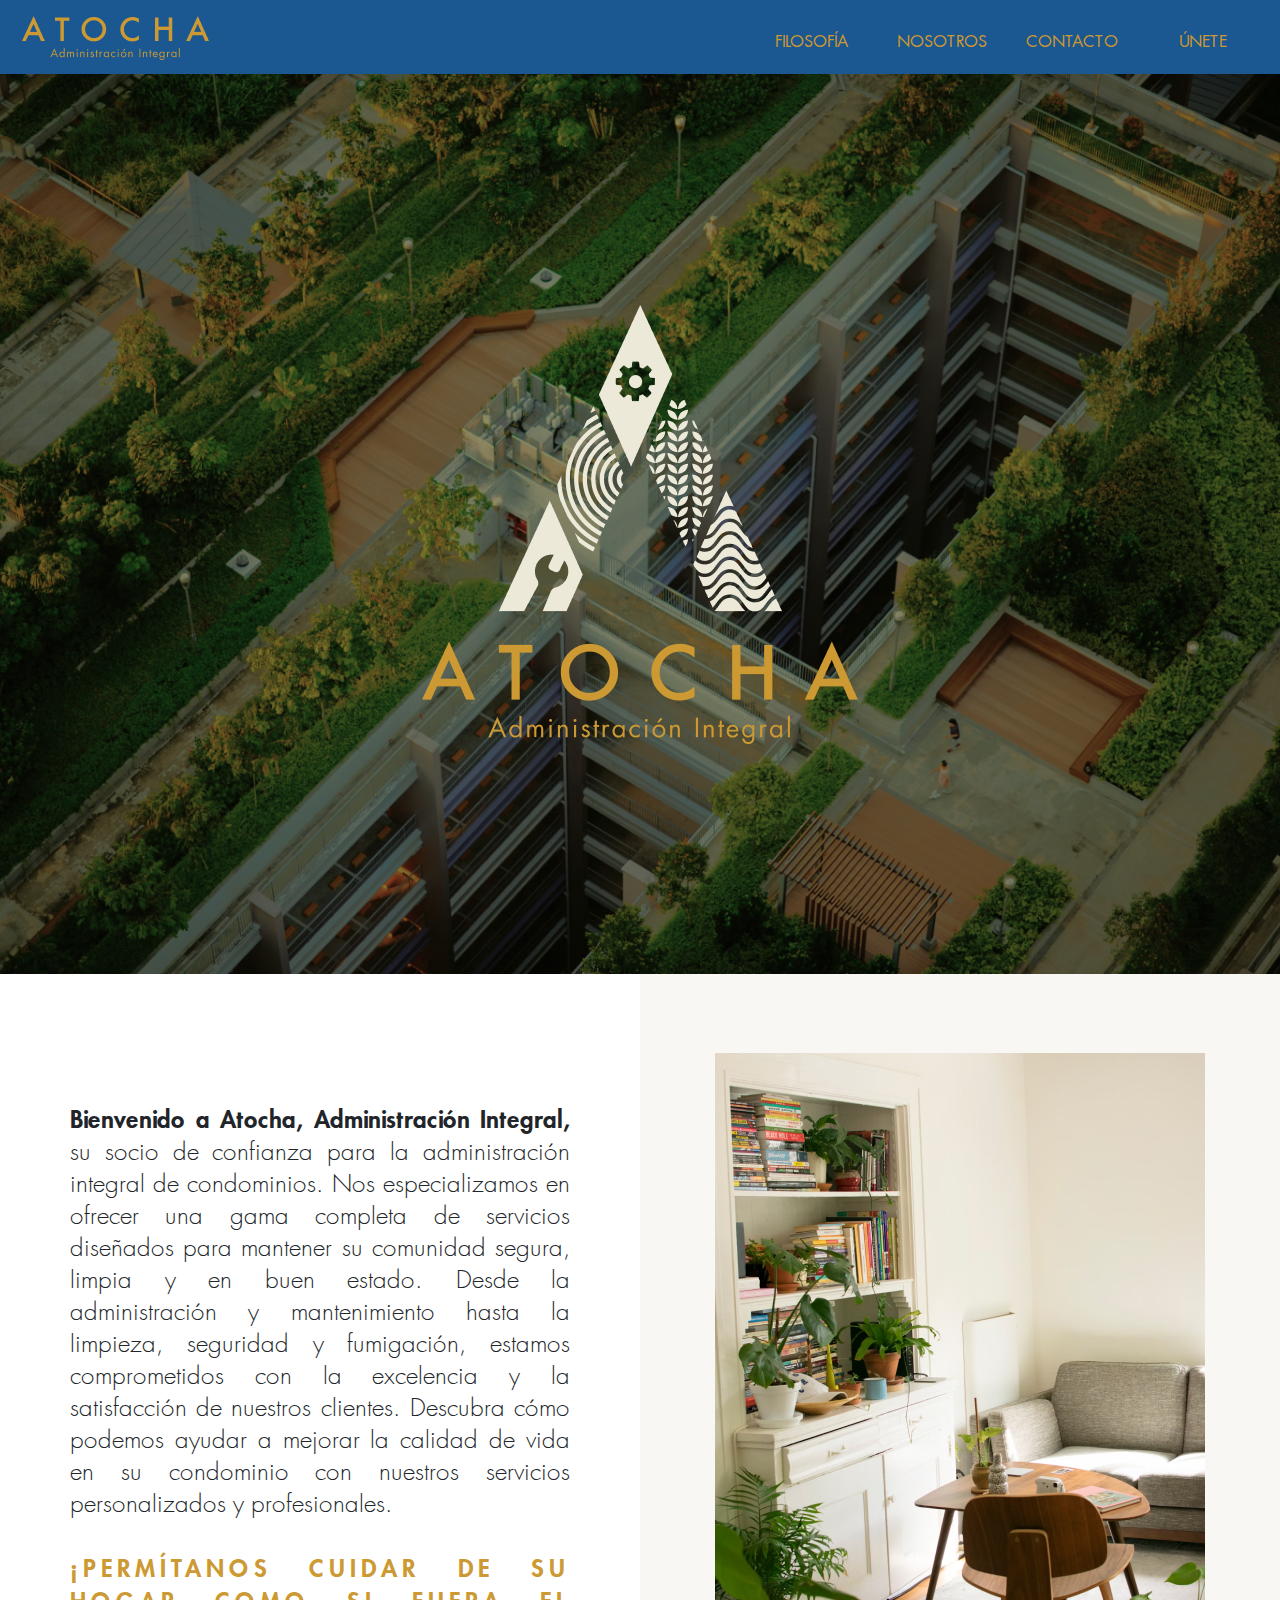
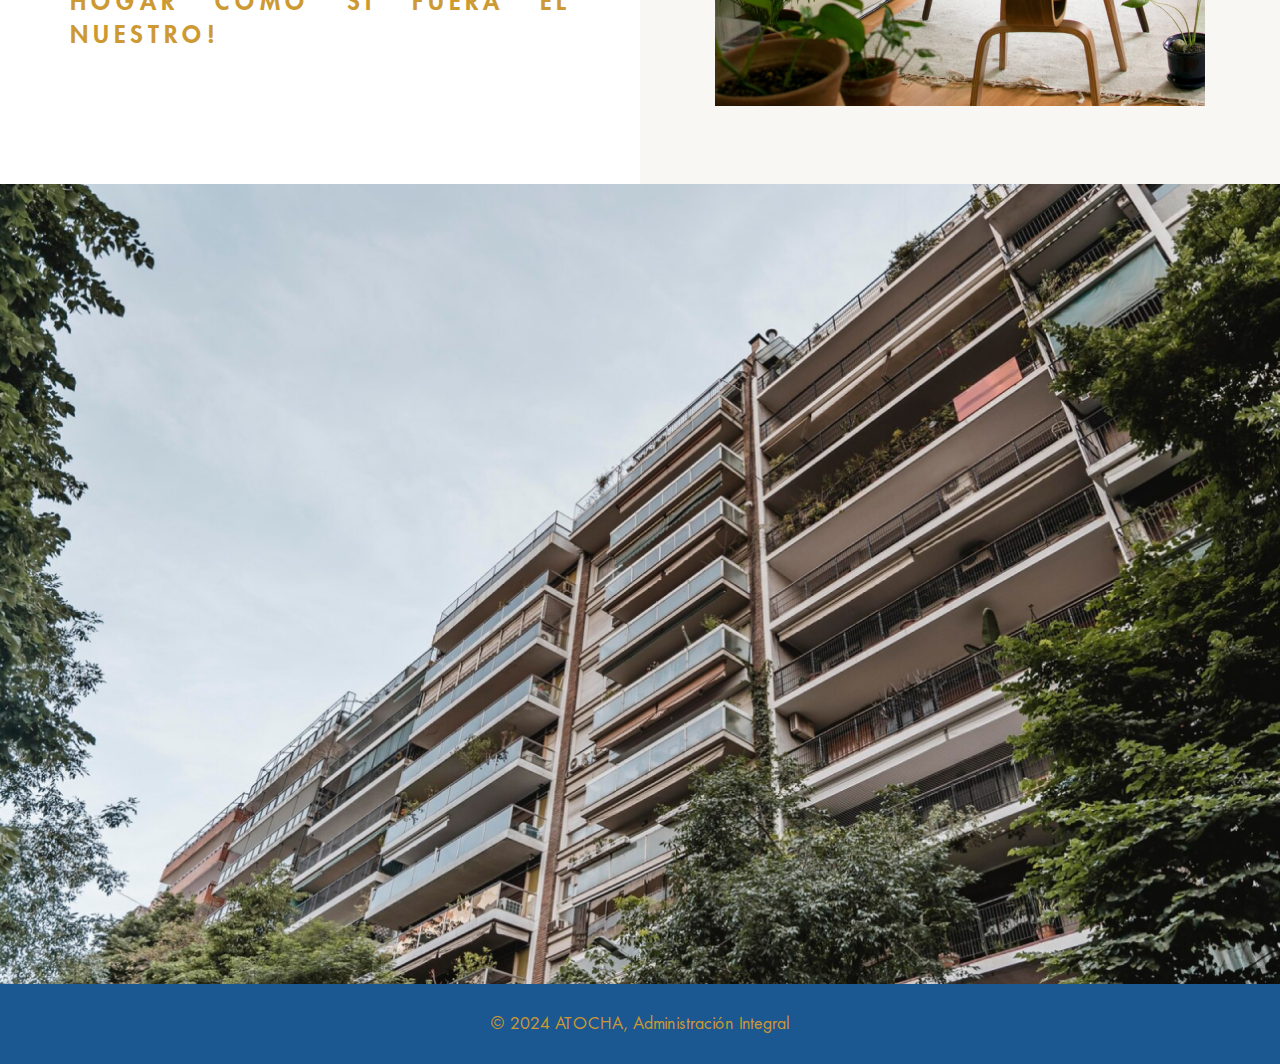
<file: index.html>
<!DOCTYPE html>
<html>
	<head>
		<title>Atocha Administración Integral</title>
		<link rel="shortcut icon" type="image/png" href="images/favicon.png"/>
		<meta name="viewport" content="width=device-width, initial-scale=1, minimum-scale=1.0, maximum-scale=1.0, minimal-ui">
		<meta http-equiv="content-type" content="text/html;charset=UTF-8">
		<script src="https://ajax.googleapis.com/ajax/libs/jquery/2.1.0/jquery.min.js"></script>
		<link rel="stylesheet" type="text/css" href="./css/page.css?v=1.0.0">
		<script type="text/javascript" src="./js/page.js?v=1.0.1"></script>
		<link rel="stylesheet" type="text/css" href="./css/slick-theme.css"/>
		<link rel="stylesheet" type="text/css" href="./css/slick.css"/>
		<link href="https://cdn.jsdelivr.net/npm/bootstrap@5.3.3/dist/css/bootstrap.min.css" rel="stylesheet" integrity="sha384-QWTKZyjpPEjISv5WaRU9OFeRpok6YctnYmDr5pNlyT2bRjXh0JMhjY6hW+ALEwIH" crossorigin="anonymous">
		<meta name="title" content="Atocha, Administración Integral - Administración de Condominios en México">
		<meta name="description" content="Atocha, Administración Integral ofrece servicios profesionales de administración, limpieza, mantenimiento, seguridad y fumigación para condominios en México. Confíe en nosotros para la supervisión y el cuidado integral de su propiedad.">
		<meta name="og:title" content="Atocha, Administración Integral - Administración de Condominios en México">
		<meta name="og:description" content="Atocha, Administración Integral ofrece servicios profesionales de administración, limpieza, mantenimiento, seguridad y fumigación para condominios en México. Confíe en nosotros para la supervisión y el cuidado integral de su propiedad.">
		<meta name="og:image" content="https://administracion-atocha.com/images/share.png">
		<meta name="og:url" content="https://administracion-atocha.com">
		<meta name="twitter:card" content="summary" />
		<meta name="twitter:image:src" content="https://administracion-atocha.com/images/share.png/">
		<meta name="twitter:description" content="Atocha, Administración Integral ofrece servicios profesionales de administración, limpieza, mantenimiento, seguridad y fumigación para condominios en México. Confíe en nosotros para la supervisión y el cuidado integral de su propiedad." />
		<meta name="twitter:url" content="https://administracion-atocha.com" />
		<meta name="twitter:domain" content="https://administracion-atocha.com" />
		<meta name="keywords" 
				content="
				Administración,
				Condominios,
				Edificios,
				Plazas comerciales,
				Limpieza,
				Seguridad,
				Fumigación,
				Administración de condominios, 
				Limpieza en condominios,
				Mantenimiento en condominios,
				Seguridad en condominios,
				Fumigación en condominios,
				Supervisión de servicios en condominios,
				Administración integral de propiedades,
				Servicios de limpieza para condominios,
				Mantenimiento integral de edificios,
				Servicios de seguridad en propiedades,
				Control de plagas en condominios,
				Supervisión de mantenimiento en edificios"/>
		<style>
			html, body, div, span, object, iframe, h1, h2, h3, h4, h5, h6, p, blockquote, pre, abbr, address, cite, code, del, dfn, em, img, ins, kbd, q, samp, small, strong, sub, sup, var, b, i, dl, dt, dd, ol, ul, li, fieldset, form, label, legend, table, caption, tbody, tfoot, thead, tr, th, td, article, aside, canvas, details, figcaption, figure, footer, header, hgroup, menu, nav, section, summary, time, mark, audio, video {
				background: none repeat scroll 0 0 rgba(0, 0, 0, 0);
				border: 0 none;
				font-size: 100%;
				margin: 0;
				outline: 0 none;
				padding: 0;
				vertical-align: baseline;
				width: auto;
			}  
		</style>
	</head>
	<body>
		<div class="page">
			<nav class="navbar navbar-expand-md">
				<div class="container-fluid">
				  	<a class="navbar-brand" href="#"><img src="./images/top-logo.png" /></a>
				  	<button class="navbar-toggler" type="button" data-bs-toggle="collapse" data-bs-target="#navbarTogglerDemo02" aria-controls="navbarTogglerDemo02" aria-expanded="false" aria-label="Toggle navigation">
						<span class="navbar-toggler-icon"></span>
				  	</button>
				  	<div class="collapse navbar-collapse" id="navbarTogglerDemo02">
						<ul class="navbar-nav me-auto mb-2 mb-lg-0">
					  		<li class="nav-item">
								<a class="nav-link" href="./filosofia/">Filosofía</a>
					  		</li>
					  		<li class="nav-item">
								<a class="nav-link" href="./nosotros/">Nosotros</a>
					  		</li>
					  		<li class="nav-item">
								<a class="nav-link" href="./contacto/">Contacto</a>
					  		</li>
							  <li class="nav-item">
								<a class="nav-link" href="./unete/">Únete</a>
					  		</li>
						</ul>
				  	</div>
				</div>
			</nav>
			<div id="cover">
				<div id="cover-info">
				</div>
			</div>
			<div id="presentacion">
				<div class="presentacion-container">
					<div class="presentacion-txt">
						<h1 class="bold">Bienvenido a Atocha, Administración Integral,</h1> su socio de confianza para la administración integral de condominios. Nos especializamos en ofrecer una gama completa de servicios diseñados para mantener su comunidad segura, limpia y en buen estado. Desde la administración y mantenimiento hasta la limpieza, seguridad y fumigación, estamos comprometidos con la excelencia y la satisfacción de nuestros clientes. Descubra cómo podemos ayudar a mejorar la calidad de vida en su condominio con nuestros servicios personalizados y profesionales.
						<br><br><span class="final-line">¡Permítanos cuidar de su hogar como si fuera el nuestro!</span>
					</div>
				</div>
				<div class="presentacion-container presentacion-diferente">
					<div class="presentacion-inner-img" style="background-image: url(./images/presentacion.png);"></div>
				</div>
			</div>
			<div class="cover-inter" style="background-image: url(./images/cover-inter.png);"></div>
			<div id="clientes">
				<div class="clientes-container">
					<div class="gold-title">Nuestros Clientes</div>
					<div class="carousel">
						<div class="info-item">
							<div class="carousel-img" style="background-image: url(./images/example.png);"></div>
							<div class="carousel-txt-container">
								<div class="carousel-item-title">Cantera</div>
								<div class="carousel-item-description">
									There are many variations of passages of Lorem Ipsum available, but the majority have suffered alteration in some form, by injected humour, or randomised words which don't look even slightly believable. If you are going to use a passage of Lorem Ipsum, you need to be sure there isn't anything embarrassing hidden in the middle of text.
								</div>
							</div>
						</div>
						<div class="info-item">
							<div class="carousel-img" style="background-image: url(./images/example.png);"></div>
							<div class="carousel-txt-container">
								<div class="carousel-item-title">Cantera 2</div>
								<div class="carousel-item-description">
									There are many variations of passages of Lorem Ipsum available, but the majority have suffered alteration in some form, by injected humour, or randomised words which don't look even slightly believable. If you are going to use a passage of Lorem Ipsum, you need to be sure there isn't anything embarrassing hidden in the middle of text.
								</div>
							</div>
						</div>
						<div class="info-item">
							<div class="carousel-img" style="background-image: url(./images/example.png);"></div>
							<div class="carousel-txt-container">
								<div class="carousel-item-title">Cantera 3</div>
								<div class="carousel-item-description">
									There are many variations of passages of Lorem Ipsum available, but the majority have suffered alteration in some form, by injected humour, or randomised words which don't look even slightly believable. If you are going to use a passage of Lorem Ipsum, you need to be sure there isn't anything embarrassing hidden in the middle of text.
								</div>
							</div>
						</div>
					</div>
				</div>
			</div>
			<div class="footer">
				© 2024 ATOCHA, Administración Integral
			</div>
		</div>
		<script src="https://cdn.jsdelivr.net/npm/bootstrap@5.3.3/dist/js/bootstrap.bundle.min.js" integrity="sha384-YvpcrYf0tY3lHB60NNkmXc5s9fDVZLESaAA55NDzOxhy9GkcIdslK1eN7N6jIeHz" crossorigin="anonymous"></script>
		<script type="text/javascript" src="./js/jquery-migrate-1.2.1.min.js"></script>
		<script type="text/javascript" src="./js/slick.min.js"></script>
		<script type="text/javascript">
			jQuery.preloadImages = function(){
				for(var i = 0; i<arguments.length; i++){
					jQuery("<img>").attr("src", arguments[i]);
				}
			}
		</script>
	</body>
</html>
</file>
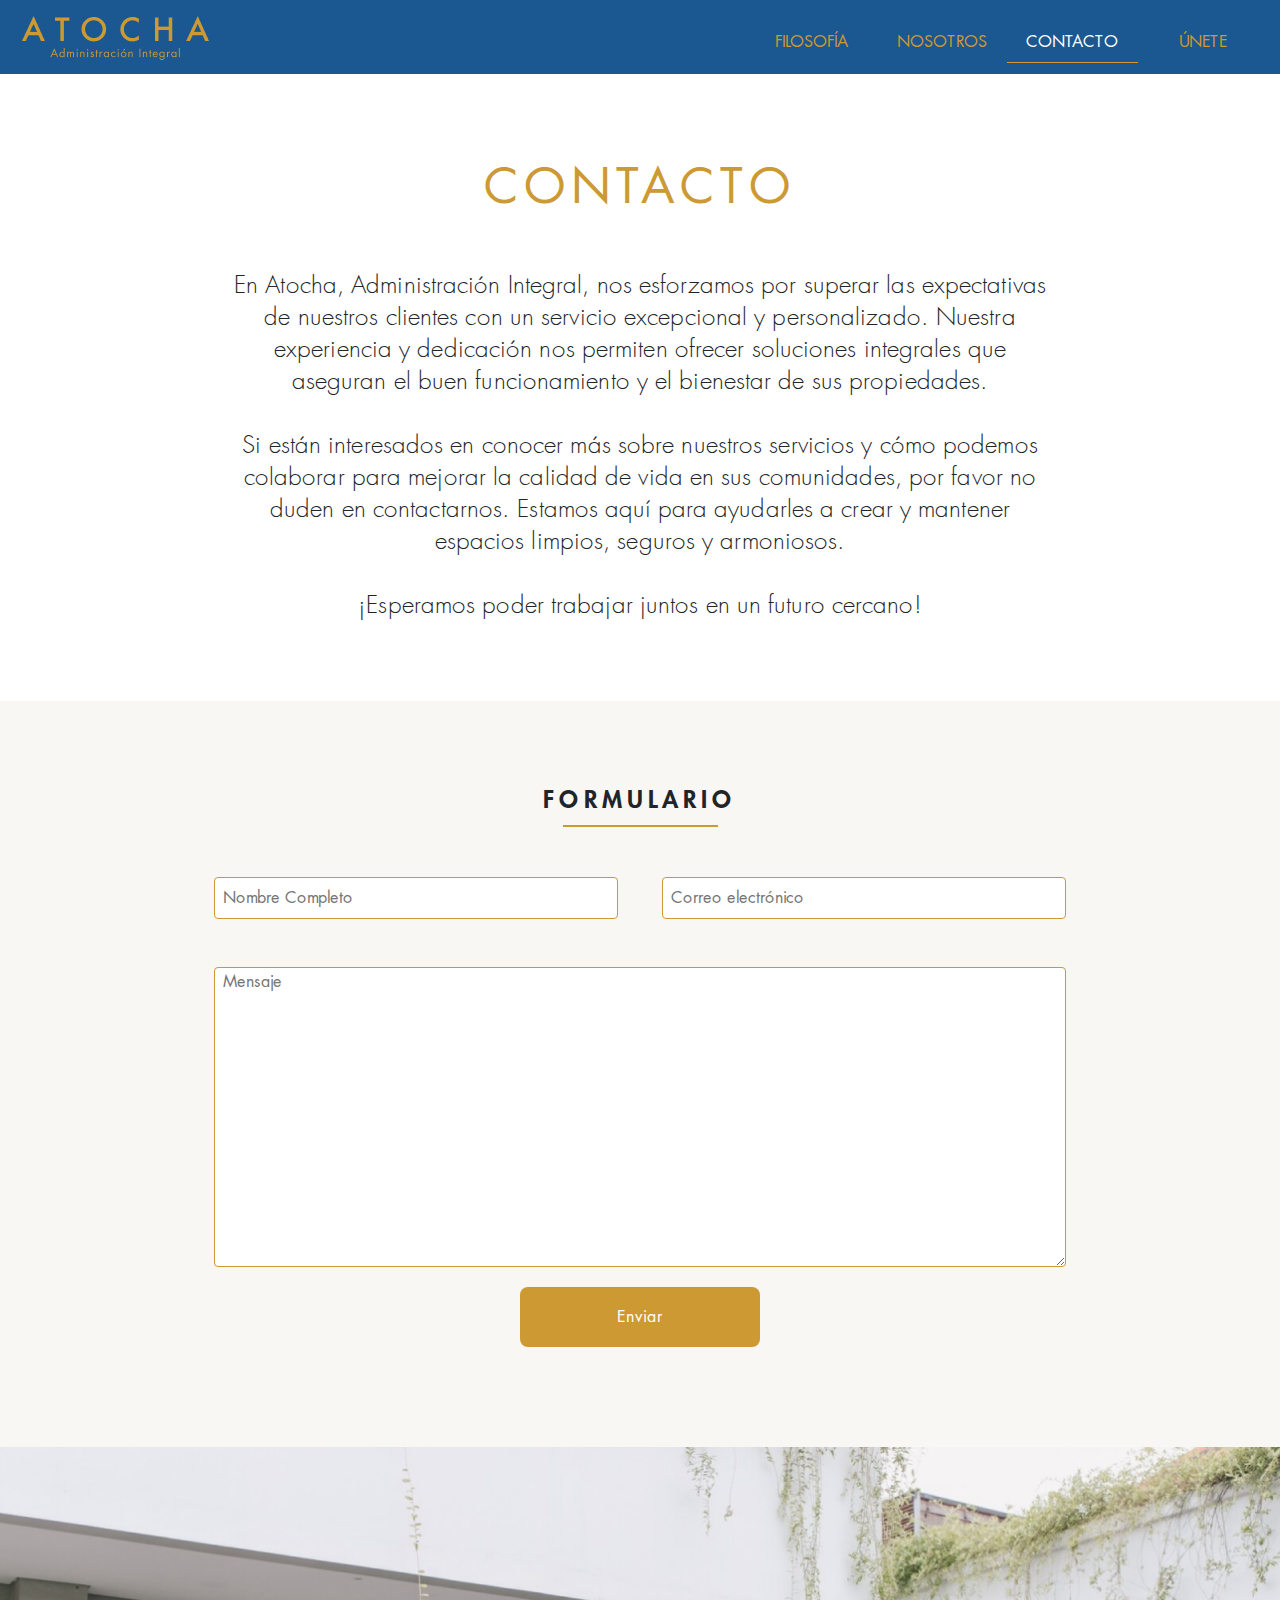
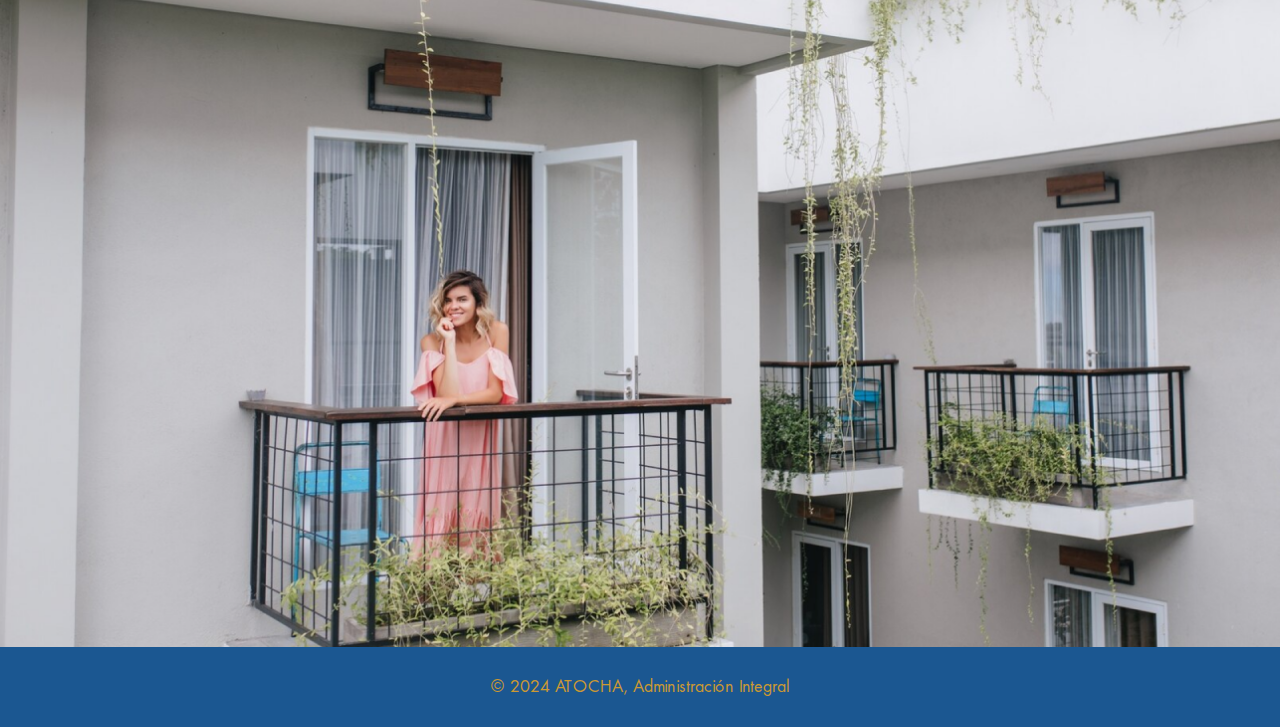
<file: contacto/index.html>
<!DOCTYPE html>
<html>
	<head>
		<title>Atocha - Contacto</title>
		<link rel="shortcut icon" type="image/png" href="../images/favicon.png"/>
		<meta name="viewport" content="width=device-width, initial-scale=1, minimum-scale=1.0, maximum-scale=1.0, minimal-ui">
		<meta http-equiv="content-type" content="text/html;charset=UTF-8">
		<script src="https://ajax.googleapis.com/ajax/libs/jquery/2.1.0/jquery.min.js"></script>
		<link rel="stylesheet" type="text/css" href="../css/page.css?v=1.0.2">
		<script type="text/javascript" src="../enviar.js?v=1.0.0"></script>
		<link href="https://cdn.jsdelivr.net/npm/bootstrap@5.3.3/dist/css/bootstrap.min.css" rel="stylesheet" integrity="sha384-QWTKZyjpPEjISv5WaRU9OFeRpok6YctnYmDr5pNlyT2bRjXh0JMhjY6hW+ALEwIH" crossorigin="anonymous">
		<meta name="title" content="Atocha Administración Integral">
		<meta name="description" content="Administración integral para tu condominio. Administración, Mantenimiento, Limpieza, Jardinería, Seguridad, Fumigación">
		<meta name="og:title" content="Atocha Administración Integral">
		<meta name="og:description" content="Administración integral para tu condominio. Administración, Mantenimiento, Limpieza, Jardinería, Seguridad, Fumigación">
		<meta name="og:image" content="https://administracion-atocha.com/images/share.png">
		<meta name="og:url" content="https://administracion-atocha.com">
		<meta name="twitter:card" content="summary" />
		<meta name="twitter:image:src" content="https://administracion-atocha.com/images/share.png/">
		<meta name="twitter:description" content="Administración integral para tu condominio. Administración, Mantenimiento, Limpieza, Jardinería, Seguridad, Fumigación" />
		<meta name="twitter:url" content="https://administracion-atocha.com" />
		<meta name="twitter:domain" content="https://administracion-atocha.com" />
		<style>
			html, body, div, span, object, iframe, h1, h2, h3, h4, h5, h6, p, blockquote, pre, abbr, address, cite, code, del, dfn, em, img, ins, kbd, q, samp, small, strong, sub, sup, var, b, i, dl, dt, dd, ol, ul, li, fieldset, form, label, legend, table, caption, tbody, tfoot, thead, tr, th, td, article, aside, canvas, details, figcaption, figure, footer, header, hgroup, menu, nav, section, summary, time, mark, audio, video {
				background: none repeat scroll 0 0 rgba(0, 0, 0, 0);
				border: 0 none;
				font-size: 100%;
				margin: 0;
				outline: 0 none;
				padding: 0;
				vertical-align: baseline;
				width: auto;
			}  
		</style>
	</head>
	<body>
		<div class="page">
			<nav class="navbar navbar-expand-md">
				<div class="container-fluid">
				  	<a class="navbar-brand" href="../"><img src="../images/top-logo.png" /></a>
				  	<button class="navbar-toggler" type="button" data-bs-toggle="collapse" data-bs-target="#navbarTogglerDemo02" aria-controls="navbarTogglerDemo02" aria-expanded="false" aria-label="Toggle navigation">
						<span class="navbar-toggler-icon"></span>
				  	</button>
				  	<div class="collapse navbar-collapse" id="navbarTogglerDemo02">
						<ul class="navbar-nav me-auto mb-2 mb-lg-0">
					  		<li class="nav-item">
								<a class="nav-link" href="../filosofia/">Filosofía</a>
					  		</li>
					  		<li class="nav-item">
								<a class="nav-link" href="../nosotros/">Nosotros</a>
					  		</li>
					  		<li class="nav-item">
								<a class="nav-link topbar-active" href="#">Contacto</a>
					  		</li>
							  <li class="nav-item">
								<a class="nav-link" href="../unete/">Únete</a>
					  		</li>
						</ul>
				  	</div>
				</div>
			</nav>
			<div id="contacto-section">
                <div class="contacto-container">
                    <div class="page-title">Contacto</div>
                    <div class="contacto-txt">
                        En Atocha, Administración Integral, nos esforzamos por superar las expectativas de nuestros clientes con un servicio excepcional y personalizado. Nuestra experiencia y dedicación nos permiten ofrecer soluciones integrales que aseguran el buen funcionamiento y el bienestar de sus propiedades.<br><br>
                        Si están interesados en conocer más sobre nuestros servicios y cómo podemos colaborar para mejorar la calidad de vida en sus comunidades, por favor no duden en contactarnos. Estamos aquí para ayudarles a crear y mantener espacios limpios, seguros y armoniosos.
                        <br><br><span class="email-bold">¡Esperamos poder trabajar juntos en un futuro cercano!</span>
                    </div>
                </div>
            </div>
            <div id="form-section">
                <div class="container-form">
                    <div class="title-form">Formulario</div>
                    <div class="gold-line"></div>
                    <div class="form">
                        <form method="POST" name="contacto-form" id="contacto-form">
                            <div class="container-input">
                                <div class="input-container">
                                    <input type="text" name="nombre" id="nombre" placeholder="Nombre Completo"/>
                                </div>
                                <div class="input-container">
                                    <input type="email" name="correo" id="correo" placeholder="Correo electrónico"/>
                                </div>
                            </div>
                            <div class="textarea-container">
                                <textarea name="mensaje" id="mensaje" placeholder="Mensaje"></textarea>
                            </div>
                            <div class="btn-content">
                                <input type="submit" class="btn-send" value="Enviar">
                            </div>
							<div class="success-msg">Mensaje recibido, te escribimos en breve</div>
                        </form>
                    </div>
                </div>
            </div>
            <div class="cover-inter" style="background-image: url(../images/contact-img.png);"></div>
			<div class="footer">
				© 2024 ATOCHA, Administración Integral
			</div>
		</div>
		<script src="https://cdn.jsdelivr.net/npm/bootstrap@5.3.3/dist/js/bootstrap.bundle.min.js" integrity="sha384-YvpcrYf0tY3lHB60NNkmXc5s9fDVZLESaAA55NDzOxhy9GkcIdslK1eN7N6jIeHz" crossorigin="anonymous"></script>
		<script type="text/javascript">
			jQuery.preloadImages = function(){
				for(var i = 0; i<arguments.length; i++){
					jQuery("<img>").attr("src", arguments[i]);
				}
			}
		</script>
	</body>
</html>
</file>
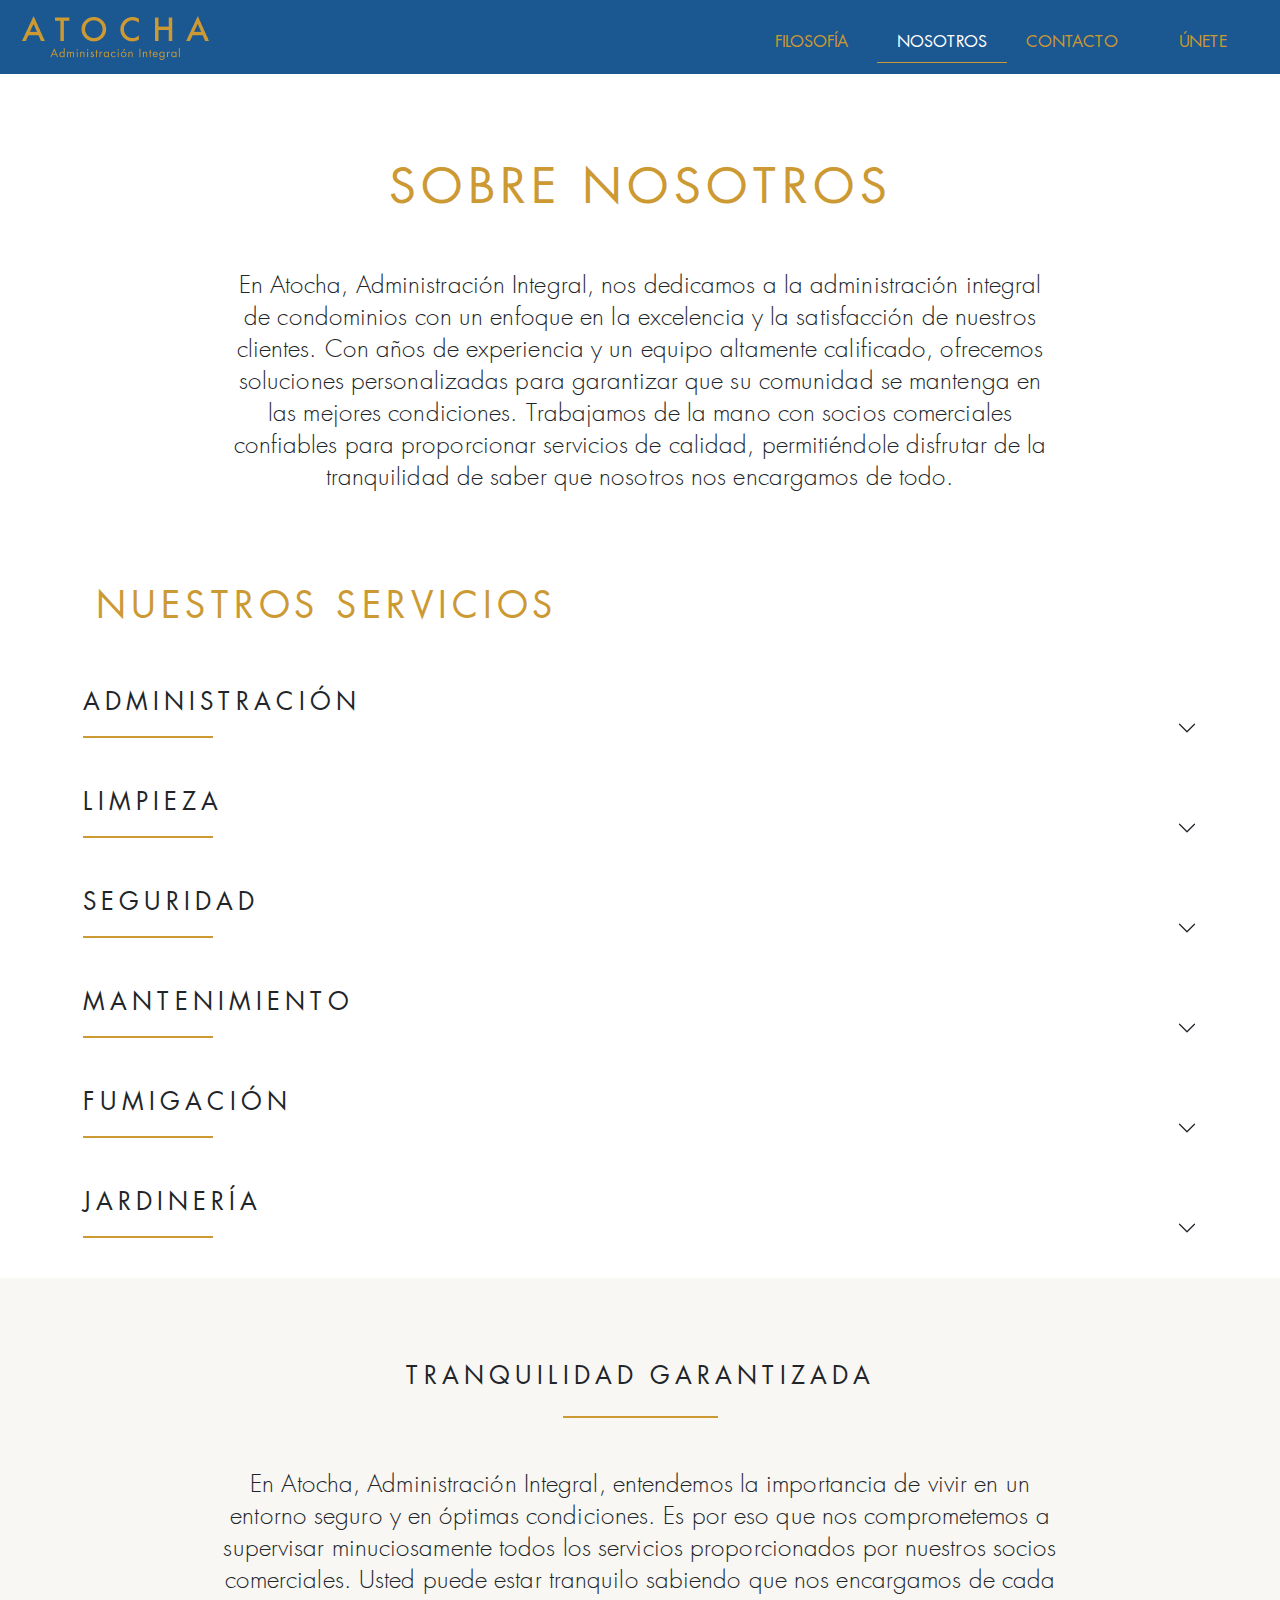
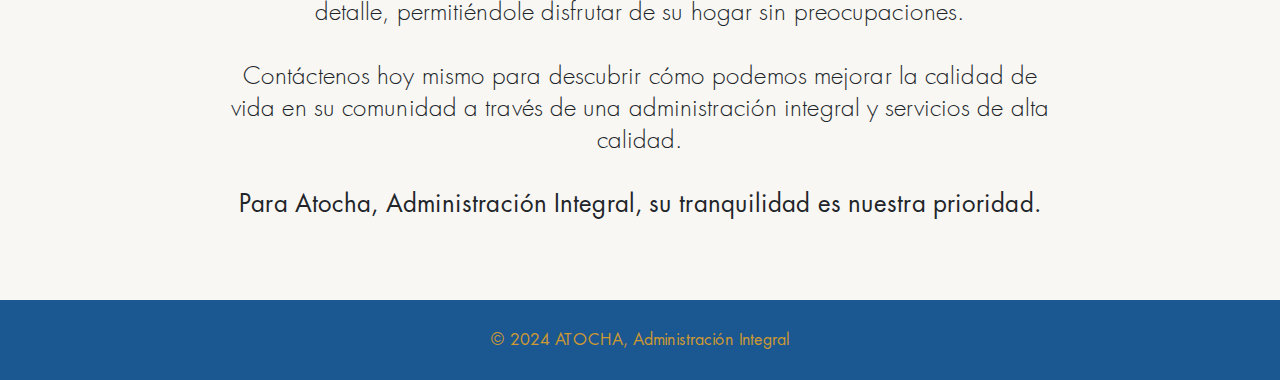
<file: nosotros/index.html>
<!DOCTYPE html>
<html>
	<head>
		<title>Atocha - Nosotros</title>
		<link rel="shortcut icon" type="image/png" href="../images/favicon.png"/>
		<meta name="viewport" content="width=device-width, initial-scale=1, minimum-scale=1.0, maximum-scale=1.0, minimal-ui">
		<meta http-equiv="content-type" content="text/html;charset=UTF-8">
		<script src="https://ajax.googleapis.com/ajax/libs/jquery/2.1.0/jquery.min.js"></script>
		<link rel="stylesheet" type="text/css" href="../css/page.css?v=1.0.2">
		<link href="https://cdn.jsdelivr.net/npm/bootstrap@5.3.3/dist/css/bootstrap.min.css" rel="stylesheet" integrity="sha384-QWTKZyjpPEjISv5WaRU9OFeRpok6YctnYmDr5pNlyT2bRjXh0JMhjY6hW+ALEwIH" crossorigin="anonymous">
		<meta name="title" content="Atocha Administración Integral">
		<meta name="description" content="Administración integral para tu condominio. Administración, Mantenimiento, Limpieza, Jardinería, Seguridad, Fumigación">
		<meta name="og:title" content="Atocha Administración Integral">
		<meta name="og:description" content="Administración integral para tu condominio. Administración, Mantenimiento, Limpieza, Jardinería, Seguridad, Fumigación">
		<meta name="og:image" content="https://administracion-atocha.com/images/share.png">
		<meta name="og:url" content="https://administracion-atocha.com">
		<meta name="twitter:card" content="summary" />
		<meta name="twitter:image:src" content="https://administracion-atocha.com/images/share.png/">
		<meta name="twitter:description" content="Administración integral para tu condominio. Administración, Mantenimiento, Limpieza, Jardinería, Seguridad, Fumigación" />
		<meta name="twitter:url" content="https://administracion-atocha.com" />
		<meta name="twitter:domain" content="https://administracion-atocha.com" />
		<style>
			html, body, div, span, object, iframe, h1, h2, h3, h4, h5, h6, p, blockquote, pre, abbr, address, cite, code, del, dfn, em, img, ins, kbd, q, samp, small, strong, sub, sup, var, b, i, dl, dt, dd, ol, ul, li, fieldset, form, label, legend, table, caption, tbody, tfoot, thead, tr, th, td, article, aside, canvas, details, figcaption, figure, footer, header, hgroup, menu, nav, section, summary, time, mark, audio, video {
				background: none repeat scroll 0 0 rgba(0, 0, 0, 0);
				border: 0 none;
				font-size: 100%;
				margin: 0;
				outline: 0 none;
				padding: 0;
				vertical-align: baseline;
				width: auto;
			}  
		</style>
	</head>
	<body>
		<div class="page">
			<nav class="navbar navbar-expand-md">
				<div class="container-fluid">
				  	<a class="navbar-brand" href="../"><img src="../images/top-logo.png" /></a>
				  	<button class="navbar-toggler" type="button" data-bs-toggle="collapse" data-bs-target="#navbarTogglerDemo02" aria-controls="navbarTogglerDemo02" aria-expanded="false" aria-label="Toggle navigation">
						<span class="navbar-toggler-icon"></span>
				  	</button>
				  	<div class="collapse navbar-collapse" id="navbarTogglerDemo02">
						<ul class="navbar-nav me-auto mb-2 mb-lg-0">
					  		<li class="nav-item">
								<a class="nav-link" href="../filosofia/">Filosofía</a>
					  		</li>
					  		<li class="nav-item">
								<a class="nav-link topbar-active" href="#">Nosotros</a>
					  		</li>
					  		<li class="nav-item">
								<a class="nav-link" href="../contacto/">Contacto</a>
					  		</li>
							  <li class="nav-item">
								<a class="nav-link" href="../unete/">Únete</a>
					  		</li>
						</ul>
				  	</div>
				</div>
			</nav>
			<div id="section-us">
				<div class="page-title">Sobre Nosotros</div>
				<div class="contacto-txt">
					En Atocha, Administración Integral, nos dedicamos a la administración integral de condominios con un enfoque en la excelencia y la satisfacción de nuestros clientes. Con años de experiencia y un equipo altamente calificado, ofrecemos soluciones personalizadas para garantizar que su comunidad se mantenga en las mejores condiciones. Trabajamos de la mano con socios comerciales confiables para proporcionar servicios de calidad, permitiéndole disfrutar de la tranquilidad de saber que nosotros nos encargamos de todo.
				</div>
			</div>
			<div id="section-service">
				<div class="page-title">Nuestros Servicios</div>
				<div class="accordion" id="accordionExample">
					<div class="accordion-item">
						<h2 class="accordion-header">
							<button class="accordion-button collapsed" type="button" data-bs-toggle="collapse" data-bs-target="#collapseOne" aria-expanded="true" aria-controls="collapseOne">
								<div class="filosofia-item-title">Administración</div>
							</button>
						</h2>
						<div id="collapseOne" class="accordion-collapse collapse" data-bs-parent="#accordionExample">
							<div class="accordion-body">
								Nos ocupamos de todas las operaciones administrativas del condominio, desde la gestión financiera hasta la coordinación de servicios y la atención a los residentes. Nuestro objetivo es asegurar un funcionamiento fluido y eficiente de la comunidad, liberándole de preocupaciones.<br><br>
								<ul>
									<li>Gestión financiera y contabilidad.</li>
									<li>Coordinación de reuniones y asambleas.</li>
									<li>Supervisión de personal y servicios.</li>
									<li>Implementación y cumplimiento de normas y reglamentos.</li>
									<li>Atención y comunicación personalizada a residentes y propietarios.</li>
									<li>Asignación de un Administrador Residente exclusivo (sin rotación), en horario laboral.</li>
									<li>Custodiar el “Libro de Actas” donde se lleven los registros de cada asamblea.</li>
									<li>Atención a la situación de morosidad.</li>
								</ul>
								Nos aseguramos de mantener una comunicación clara y constante con todos los residentes, promoviendo una comunidad armoniosa y bien organizada.<br><br>
								No manejamos su dinero, lo administramos. El flujo económico queda a resguardo del Comité de Vigilancia. Cualquier obra mayor o gasto generado por mejoras, se propone a la Asamblea, ellos deciden, lo vigila el Comité de Vigilancia de la Unidad y nosotros lo supervisamos y nos encargamos de lograr el objetivo. Contamos con certificación actualizada en Procuraduría Social (PROSOC).
							</div>
							<div class="cover-inter" style="background-image: url(../images/admin-service.png);"></div>
					  	</div>
					</div>
					<div class="accordion-item">
						<h2 class="accordion-header">
							<button class="accordion-button collapsed" type="button" data-bs-toggle="collapse" data-bs-target="#collapseTwo" aria-expanded="false" aria-controls="collapseTwo">
								<div class="filosofia-item-title">Limpieza</div>
							</button>
						</h2>
						<div id="collapseTwo" class="accordion-collapse collapse" data-bs-parent="#accordionExample">
							<div class="accordion-body accordion-body-mid">
								<div class="presentacion-container">
									<div class="presentacion-txt">
										Entendemos la importancia de mantener espacios limpios y saludables. Ofrecemos servicios de limpieza adaptados a las necesidades específicas de cada cliente. Limpieza profunda y regular de áreas comunes. <br><br>
										<ul>
											<li>Servicio de limpieza de áreas comunes en comdominios y plazas comerciales</li>
											<li>Servicio de limpieza de oficinas y locales comerciales.</li>
											<li>Limpieza especializada para eventos y emergencias.</li>
										</ul>
									</div>
								</div>
								<div class="presentacion-container presentacion-diferente">
									<div class="presentacion-inner-img" style="background-image: url(../images/clean-mid.png);"></div>
								</div>
							</div>
							<div class="cover-inter" style="background-image: url(../images/clean-service.png);"></div>
					  	</div>
					</div>
					<div class="accordion-item">
						<h2 class="accordion-header">
							<button class="accordion-button collapsed" type="button" data-bs-toggle="collapse" data-bs-target="#collapseThree" aria-expanded="true" aria-controls="collapseOne">
								<div class="filosofia-item-title">Seguridad</div>
							</button>
						</h2>
						<div id="collapseThree" class="accordion-collapse collapse" data-bs-parent="#accordionExample">
							<div class="accordion-body">
								Trabajamos con proveedores de seguridad de primer nivel para implementar sistemas avanzados y proporcionar personal capacitado. Garantizamos la protección de los residentes y sus bienes con una vigilancia constante y una gestión de accesos efectiva. Para tranquilidad de todos los condóminos, garantizamos la más minuciosa y estricta supervisión con la más alta calidad y amplia experiencia que Atocha, Administración Integral ofrece en todos sus servicios.
							</div>
							<div class="cover-inter" style="background-image: url(../images/security-service.png);"></div>
						</div>
					</div>
					<div class="accordion-item">
						<h2 class="accordion-header">
							<button class="accordion-button collapsed" type="button" data-bs-toggle="collapse" data-bs-target="#collapseFour" aria-expanded="false" aria-controls="collapseTwo">
								<div class="filosofia-item-title">Mantenimiento</div>
							</button>
						</h2>
						<div id="collapseFour" class="accordion-collapse collapse" data-bs-parent="#accordionExample">
							<div class="accordion-body accordion-body-mid">
								<div class="presentacion-container">
									<div class="presentacion-txt">
										Ofrecemos servicios de mantenimiento preventivo y correctivo en colaboración con técnicos especializados. Nos encargamos de solucionar cualquier problema técnico de manera rápida y eficiente, preservando la infraestructura y las instalaciones del condominio en óptimas condiciones. <br><br>
										<ul>
											<li>Pronta respuesta a imprevistos.</li>
											<li>Mantenimiento y reparación de elevadores y sistemas eléctricos</li>
											<li>Mantenimiento y reparación de sistemas de bombeo.</li>
											<li>Servicios de pintura y renovación.</li>
											<li>Inspecciones periódicas para detectar y solucionar problemas antes de que se conviertan en grandes inconvenientes.</li>
										</ul>
									</div>
								</div>
								<div class="presentacion-container presentacion-diferente">
									<div class="presentacion-inner-img" style="background-image: url(../images/mantto-mid.png);"></div>
								</div>
							</div>
							<div class="cover-inter" style="background-image: url(../images/mantto-service.png);"></div>
					  	</div>
					</div>
					<div class="accordion-item">
						<h2 class="accordion-header">
							<button class="accordion-button collapsed" type="button" data-bs-toggle="collapse" data-bs-target="#collapseFive" aria-expanded="true" aria-controls="collapseOne">
								<div class="filosofia-item-title">Fumigación</div>
							</button>
						</h2>
						<div id="collapseFive" class="accordion-collapse collapse" data-bs-parent="#accordionExample">
							<div class="accordion-body">
								Asociados con empresas de fumigación certificadas, mantenemos los espacios libres de plagas, utilizando métodos y productos seguros y eficaces para proteger la salud y el bienestar de todos los residentes. Para tranquilidad de todos los condóminos, garantizamos la más minuciosa y estricta supervisión con la más alta calidad y amplia experiencia que Atocha, Administración Integral ofrece en todos sus servicios.
							</div>
							<div class="cover-inter" style="background-image: url(../images/fumigacion-service.png);"></div>
						</div>
					</div>
					<div class="accordion-item">
						<h2 class="accordion-header">
							<button class="accordion-button collapsed" type="button" data-bs-toggle="collapse" data-bs-target="#collapseSix" aria-expanded="false" aria-controls="collapseTwo">
								<div class="filosofia-item-title">Jardinería</div>
							</button>
						</h2>
						<div id="collapseSix" class="accordion-collapse collapse" data-bs-parent="#accordionExample">
							<div class="accordion-body accordion-body-mid">
								<div class="presentacion-container">
									<div class="presentacion-txt">
										Las áreas verdes son el corazón de cualquier comunidad, y nuestro objetivo es mantenerlas en perfectas condiciones. <br><br>
										<ul>
											<li>Mantenimiento de jardines y áreas verdes.</li>
											<li>Servicios de poda y cuidado de plantas.</li>
											<li>Limpieza y recolección de residuos vegetales.</li>
										</ul>
									</div>
								</div>
								<div class="presentacion-container presentacion-diferente">
									<div class="presentacion-inner-img" style="background-image: url(../images/garden-mid.png);"></div>
								</div>
							</div>
							<div class="cover-inter" style="background-image: url(../images/garden-service.png);"></div>
					  	</div>
					</div>
				</div>
			</div>
			<div id="easy-section">
				<div class="filosofia-item-title">Tranquilidad Garantizada</div>
				<div class="gold-line"></div>
                <div class="txt-mid-text">
                    En Atocha, Administración Integral, entendemos la importancia de vivir en un entorno seguro y en óptimas condiciones. Es por eso que nos comprometemos a supervisar minuciosamente todos los servicios proporcionados por nuestros socios comerciales. Usted puede estar tranquilo sabiendo que nos encargamos de cada detalle, permitiéndole disfrutar de su hogar sin preocupaciones. <br><br>
					Contáctenos hoy mismo para descubrir cómo podemos mejorar la calidad de vida en su comunidad a través de una administración integral y servicios de alta calidad.<br><br> <span>Para Atocha, Administración Integral, su tranquilidad es nuestra prioridad.</span>
                </div>
			</div>
			<div class="footer">
				© 2024 ATOCHA, Administración Integral
			</div>
		</div>
		<script src="https://cdn.jsdelivr.net/npm/bootstrap@5.3.3/dist/js/bootstrap.bundle.min.js" integrity="sha384-YvpcrYf0tY3lHB60NNkmXc5s9fDVZLESaAA55NDzOxhy9GkcIdslK1eN7N6jIeHz" crossorigin="anonymous"></script>
		<script type="text/javascript">
			jQuery.preloadImages = function(){
				for(var i = 0; i<arguments.length; i++){
					jQuery("<img>").attr("src", arguments[i]);
				}
			}
		</script>
	</body>
</html>
</file>
<file: css/page.css>
@font-face
{
   font-family: "Futura Book";
   src: url(../fonts/Futura-LT/FuturaLT-Book.ttf) format("opentype");
}

@font-face
{
   font-family: "Futura Light";
   src: url(../fonts/Futura-LT/FuturaLT-Light.ttf) format("opentype");
}

@font-face
{
   font-family: "Futura Bold";
   src: url(../fonts/Futura-LT/FuturaLT-Bold.ttf) format("opentype");
}

@font-face
{
   font-family: "Futura Heavy";
   src: url(../fonts/Futura-LT/FuturaLT-Heavy.ttf) format("opentype");
}

.navbar {
    background-color: #1B5791!important;
    height: 74px!important;
    z-index: 9999!important;
}

.container-fluid {
    background-color: #1B5791!important;
}

.navbar-collapse {
    position: relative;
}

.navbar-nav {
    width: 50%!important;
    min-width: 410px;
    position: absolute;
    right: 0px;
    margin: auto;
}

.nav-item {
    width: 25%!important;
}

.nav-link {
    color: #cd9932!important;
    font-size: 16px!important;
    font-weight: 500!important;
    text-align: center;
    margin-top: 10px;
    text-transform: uppercase;
    font-family: "Futura Book";
}

.nav-link:hover {
    color: #fff;
    border-bottom: 1px solid #CC9933;
}

.topbar-active {
    color: #fff!important;
    border-bottom: 1px solid #CC9933!important;
}

.navbar-toggler-icon {
    background-image: url(../images/menu.svg) !important;
}

.navbar-brand {
    margin: 10px 0px 0px 10px;
}

#cover {
    width: 100%;
    height: 100vh;
    background-image: url(../images/cover.png);
    background-color: #1B5791;
    background-position: center;
    background-repeat: no-repeat;
    background-size: cover;
    position: relative;
}

#cover-info {
    width: 440px;
    height: 440px;
    background-image: url(../images/logo-cover.png);
    background-position: center;
    background-repeat: no-repeat;
    background-size: 99%;
    overflow: auto;
    position: absolute;
    top: 0px;
    bottom: 0px;
    left: 0px;
    right: 0px;
    margin: auto;
}

#presentacion {
    width: 100%;
    height: 90vh;
}

.presentacion-container {
    width: 50%;
    height: 100%;
    background-color: #fff;
    position: relative;
    float: left;
}

.presentacion-txt {
    width: 500px;
    height: 550px;
    font-family: 'Futura Light';
    font-weight: 400;
    font-size: 24px;
    line-height: 32px;
    text-align: justify;
    position: absolute;
    top: 0px;
    bottom: 0px;
    left: 0px;
    right: 0px;
    margin: auto;
}

.presentacion-txt h1 {
    display: inline;
}

.bold {
    font-family: "Futura Heavy";
}

.final-line {
    color: #cd9932;
    font-weight: 500;
    text-transform: uppercase;
    letter-spacing: 5px;
    font-family: "Futura Heavy";
}

.presentacion-diferente {
    background-color: #F8F7F4;
}

.presentacion-inner-img {
    width: 490px;
    height: 655px;
    background-position: center;
    background-repeat: no-repeat;
    background-size: 100%;
    position: absolute;
    top: 0px;
    bottom: 0px;
    left: 0px;
    right: 0px;
    margin: auto;
}

.cover-inter {
    width: 100%;
    height: 800px;
    background-position: center;
    background-repeat: no-repeat;
    background-size: cover;
}

#clientes {
    display: none;
    width: 100%;
    height: 70vh;
    min-height: 670px;
    background-color: #fff;
    position: relative;
}

.clientes-container {
    width: 1100px;
    height: 650px;
    position: absolute;
    top: 0px;
    bottom: 0px;
    left: 0px;
    right: 0px;
    margin: auto;
}

.gold-title {
    font-family: 'Futura Book';
    font-size: 36px;
    font-weight: 500;
    letter-spacing: 5px;
    text-align: center;
    text-transform: uppercase;
    color: #cd9932;
    margin-bottom: 30px;
}

.carousel {
    width: 100%;
    height: 500px;
    margin: auto;
}

.carousel-img {
    width: 50%;
    height: 100%;
    float: left;
    background-position: center;
    background-repeat: no-repeat;
    background-size: 100%;
}

.carousel-txt-container {
    width: 50%;
    height: 100%;
    background-color: #F8F7F4;
    float: left;
    padding: 50px 30px;
}

.carousel-item-title {
    font-family: 'Futura Heavy';
    font-size: 20px;
    font-weight: 300;
    letter-spacing: 5px;
    margin-bottom: 10px;
}

.carousel-item-description {
    font-family: 'Futura Light';
    font-size: 20px;
    font-weight: 200;
    line-height: 26px;
    letter-spacing: 0.1px;
}

.slick-prev:before, .slick-next:before {
    color: #CC9933!important;
    font-size: 40px!important;
    font-weight: 900!important;
}

.slick-prev:before {
    content: '<'!important;
}

.slick-next:before {
    content: '>'!important;
}

.slick-list, .slick-track {
    height: 100%!important;
}

.slick-dots {
    bottom: -40px!important;
}

.slick-dots li button:before {
    font-size: 50px!important;
    color: #CC9933!important;
}

.slick-dots li {
    margin: 0px 20px;
}

#filosofia-upper-section {
    width: 100%;
    height: 90vh;
}

.page-title {
    font-size: 48px;
    color: #CC9933;
    font-family: 'Futura Book';
    letter-spacing: 5px;
    line-height: 65px;
    margin-bottom: 50px;
    text-transform: uppercase;
}

.filosofia-item-title {
    font-family: 'Futura Book';
    font-size: 24px;
    width: 130px;
    height: 50px;
    letter-spacing: 5px;
    border-bottom: 2px solid #CC9933;
    margin-bottom: 30px;
    text-transform: uppercase;
}

.section-mid-text {
    width: 100%;
    padding: 100px 0px;
    overflow: auto;
}

.container-mid-text {
    width: 64%;
    margin: auto;
    min-width: 750px;
}

.container-mid-text .filosofia-item-title {
    margin: auto;
}

.txt-mid-text {
    font-family: 'Futura Light';
    font-size: 24px;
    line-height: 32px;
    letter-spacing: 0.1px;
    text-align: center;
    margin-top: 30px;
}

#lower-filosofia-section {
    width: 100%;
    padding: 80px 0px;
}

.lower-section-container {
    width: 83%;
    min-width: 700px;
    margin: auto;
}

.values-txt {
    font-family: 'Futura Light';
    font-size: 24px;
    line-height: 32px;
    letter-spacing: 0.1px;
}

.values-txt ul li span {
    font-family: 'Futura Book';
}

.values-txt ul li {
    list-style-type: disc;
    margin-left: 20px;
}

.values-txt ul li::marker {
    color: #CC9933!important;
}

#filosofia-last {
    width: 100%;
    background-color: #F8F7F4;
    padding: 100px 0px;
}

.last-img {
    width: 70%;
    height: 400px;
    min-width: 750px;
    background-image: url(../images/hands.png);
    background-position: center;
    background-repeat: no-repeat;
    background-size: 100%;
    margin: auto;
}

.mail-bold {
    font-family: 'Futura Heavy';
}

.gold-txt {
    text-transform: uppercase;
    color: #CC9933;
    font-family: 'Futura Heavy';
    letter-spacing: 5px;
}

#contacto-section {
    width: 100%;
    padding: 80px 0px;
    position: relative;
}

.contacto-container {
    width: 65%;
    margin: auto;
    min-width: 750px;
}

.contacto-txt {
    font-family: 'Futura Light';
    font-size: 24px;
    line-height: 32px;
    letter-spacing: 0.1px;
    text-align: center;
    width: 100%;
}

.contacto-container .page-title {
    text-align: center;
}

#form-section {
    width: 100%;
    padding: 80px 0px;
    background-color: #F8F7F4;
}

.title-form {
    font-family: 'Futura Heavy';
    font-size: 24px;
    letter-spacing: 5px;
    text-align: center;
    text-transform: uppercase;
}

.gold-line {
    width: 155px;
    height: 1px;
    border: 1px solid #CC9933;
    margin: 8px auto 50px;
}

.container-form {
    width: 70%;
    min-width: 750px;
    margin: auto;
}

.form {
    width: 100%;
    margin: auto;
}

.container-input {
    width: 100%;
    overflow: auto;
    margin-bottom: 30px;
}

.input-container {
    width: 50%;
    height: 60px;
    float: left;
    position: relative;
}

.input-container input {
    width: 90%;
    font-size: 16px;
    font-family: 'Futura Book';
    border: 1px solid #CC9933;
    padding: 8px;
    border-radius: 4px;
    position: absolute;
    left: 0;
    right: 0;
    margin: auto;
}

.textarea-container {
    width: 95%;
    height: 300px;
    margin: auto;
}

.textarea-container textarea {
    width: 100%;
    height: 100%;
    font-size: 16px;
    font-family: 'Futura Book';
    padding: 2px 8px;
    border: 1px solid #CC9933;
    border-radius: 4px;
}

.btn-content {
    width: 240px;
    height: 60px;
    margin: 20px auto;
}

.btn-content input {
    width: 100%;
    height: 100%;
    background-color: #CC9933;
    color: #fff;
    border-radius: 8px;
    border: none;
    font-family: 'Futura Book';
    font-size: 16px;
    letter-spacing: 1px;
}

.btn-content input:hover {
    background-color: #fff;
    color: #CC9933;
    border: 3px solid #CC9933;
}

.success-msg {
    width: 100%;
    font-family: 'Futura Book';
    font-size: 20px;
    color: #CC9933;
    text-align: center;
    display: none;
}

#team-section {
    width: 100%;
    height: 85vh;
    padding: 30px 0px;
}

#section-us {
    overflow: auto;
    padding: 80px 0px;
}

#section-us .page-title {
    text-align: center;
}

#section-us .contacto-txt {
    width: 65%;
    min-width: 750px;
    text-align: center;
    margin: auto;
}

#section-service .page-title {
    width: 85%;
    min-width: 750px;
    margin: 0px auto 40px;
    font-size: 36px;
}

.accordion-header {
    width: 87%;
    margin: auto;
    min-width: 750px;
}

.accordion-item {
    border: none!important;
    --bs-accordion-btn-padding-x: -0.1rem!important;
    padding: 10px 0px;
}

.accordion-button:focus {
    box-shadow: none!important;
}

.accordion-body-mid {
    height: 800px;
}

.accordion {
    --bs-accordion-active-bg: transparent!important;
}

.accordion-body {
    width: 87%;
    min-width: 750px;
    margin: auto;
    font-family: 'Futura Light';
    font-size: 24px;
    line-height: 32px;
}

.accordion-body ul li {
    margin-left: 20px;
    list-style-type: disc;
}

.accordion-body ul li::marker {
    color: #CC9933!important;
}

#easy-section {
    width: 100%;
    overflow: auto;
    padding: 80px 0px;
    background-color: #F8F7F4;
}

#easy-section .filosofia-item-title {
    width: 100%;
    text-align: center;
    border-bottom: none;
    margin-bottom: 0px;
}

#easy-section .txt-mid-text {
    width: 66%;
    min-width: 750px;
    margin: auto;
}

#easy-section .txt-mid-text span {
    font-family: 'Futura Book';
}

.footer {
    width: 100%;
    height: 80px;
    background-color: #1B5791;
    font-family: 'Futura Book';
    font-size: 16px;
    letter-spacing: 0.1px;
    text-align: center;
    color: #CC9933;
    line-height: 80px;
}

@media screen and (max-width: 1100px) {
    .presentacion-txt {
        width: 85%;
        height: 750px;
    }

    .presentacion-inner-img {
        width: 90%;
    }

    .clientes-container {
        width: 90%;
    }

    .carousel {
        width: 100%;
    }
}

@media screen and (max-width: 767px) {
    #cover-info{
        width: 90%;
        background-size: contain;
    }

    .container-topbar-brand {
        width: 100%;
    }

    .navbar-nav {
        min-width: 100%;
    }

    .navbar-toggler {
        border: none!important;
        --bs-navbar-color: transparent!important;
    }

    .navbar-collapse {
        height: 200px;
    }

    .nav-item, .nav-link {
        width: 100%!important;
    }

    .nav-link {
        color: #CC9933!important;
    }

    #presentacion {
        height: auto;
        padding: 30px 0px;
    }

    .presentacion-diferente {
        display: none;
    }

    .presentacion-container {
        width: 100%;
        float: none;
    }

    .presentacion-txt {
        position: initial;
        height: auto;
    }

    .cover-inter {
        height: 380px;
    }

    #clientes {
        height: auto;
        padding: 50px 0px;
    }

    .clientes-container {
        position: initial;
        height: auto;
        width: 80%;
    }

    .carousel-img {
        width: 100%;
        height: 400px;
        background-size: cover;
    }

    .carousel-item-description {
        display: none;
    }

    .carousel-txt-container {
        width: 100%;
        height: auto;
    }

    #filosofia-upper-section {
        height: auto;
        padding: 30px 0px;
    }

    #filosofia-last {
        padding: 10px 0px;
    }

    .last-img {
        width: 90%;
        height: 250px;
        min-width: 300px;
    }

    .container-mid-text, .lower-section-container, .contacto-container, .container-form, 
    .accordion-header, #section-us .contacto-txt, #section-service .page-title, .accordion-body,
    #easy-section .txt-mid-text {
        width: 90%;
        min-width: 300px;
    }

    .accordion-body-mid {
        height: auto;
    }
}

@media screen and (max-width: 470px) {
    #easy-section .filosofia-item-title {
        height: 90px;
    }
}

@media screen and (max-width: 449px) {
    .input-container {
        width: 90%;
        min-width: 300px;
        position: initial;
        float: none;
        margin: 10px auto;
    }

    .textarea-container {
        width: 100%;
        height: 150px;
        min-width: 300px;
    }

    #contacto-section {
        padding: 30px 0px;
    }

    .contacto-txt, .presentacion-txt, .txt-mid-text, .values-txt, .accordion-body, #easy-section .txt-mid-text  {
        font-size: 19px;
        line-height: 23px;
    }
}
</file>
